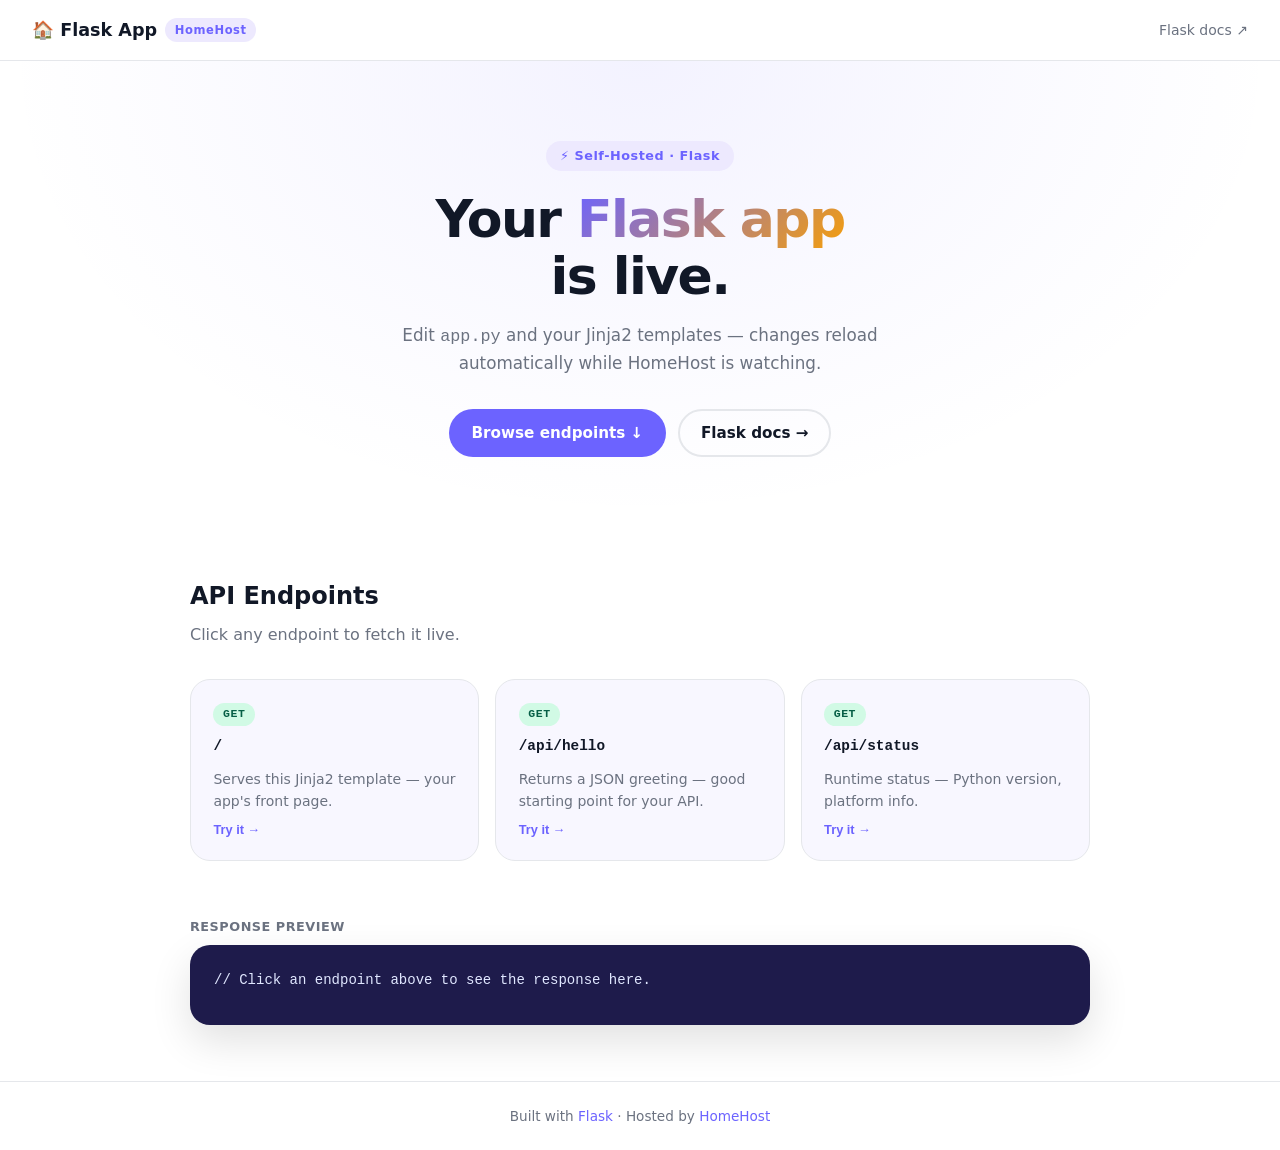
<file: templates/flask-app/templates/index.html>
<!DOCTYPE html>
<!-- ✏️ Edit this Jinja2 template to customise your Flask app's homepage -->
<html lang="en">
<head>
  <meta charset="UTF-8" />
  <meta name="viewport" content="width=device-width, initial-scale=1.0" />
  <title>Flask App — HomeHost</title>
  <style>
    /* ── Design tokens ── */
    :root {
      --primary:       #6c63ff;
      --primary-dark:  #4e46e5;
      --accent:        #f59e0b;
      --bg:            #ffffff;
      --surface:       #f8f7ff;
      --surface-2:     #ede9fe;
      --border:        #e5e7eb;
      --text:          #111827;
      --muted:         #6b7280;
      --code-bg:       #1e1b4b;
      --code-fg:       #e0e7ff;
      --radius-md:     0.75rem;
      --radius-lg:     1.25rem;
      --radius-pill:   9999px;
      --shadow-sm:     0 1px 3px rgb(0 0 0 / 8%);
      --shadow-md:     0 4px 12px rgb(0 0 0 / 10%);
      --shadow-lg:     0 16px 40px rgb(0 0 0 / 12%);
      --font:          "Inter", "Segoe UI", system-ui, sans-serif;
      --font-mono:     "JetBrains Mono", "Fira Code", monospace;
    }

    @media (prefers-color-scheme: dark) {
      :root {
        --bg: #0d0d1a; --surface: #14142b; --surface-2: #1e1b4b;
        --border: #2d2b5a; --text: #f0efff; --muted: #9ca3af;
        --code-bg: #0f0e26; --code-fg: #c7d2fe;
      }
    }

    *, *::before, *::after { box-sizing: border-box; margin: 0; padding: 0; }
    html { scroll-behavior: smooth; }
    body {
      font-family: var(--font);
      background: var(--bg);
      color: var(--text);
      line-height: 1.6;
      min-height: 100vh;
      display: flex;
      flex-direction: column;
    }

    a { color: var(--primary); text-decoration: none; }
    a:hover { color: var(--primary-dark); }

    /* ── Nav ── */
    .nav {
      display: flex; align-items: center; justify-content: space-between;
      padding: 1rem 2rem; border-bottom: 1px solid var(--border);
      position: sticky; top: 0; z-index: 10;
      background: color-mix(in srgb, var(--bg) 85%, transparent);
      backdrop-filter: blur(10px);
    }
    .nav-brand {
      font-weight: 700; font-size: 1.1rem;
      display: flex; align-items: center; gap: 0.5rem;
    }
    .nav-badge {
      font-size: 0.72rem; font-weight: 600; letter-spacing: 0.05em;
      background: var(--surface-2); color: var(--primary);
      padding: 0.2rem 0.6rem; border-radius: var(--radius-pill);
    }

    /* ── Hero ── */
    .hero {
      text-align: center; padding: 5rem 2rem 4rem;
      background: radial-gradient(ellipse at 50% 0%, color-mix(in srgb, var(--primary) 8%, transparent) 0%, transparent 70%);
    }
    .hero-tag {
      display: inline-block; margin-bottom: 1.25rem;
      padding: 0.3rem 0.9rem; border-radius: var(--radius-pill);
      background: var(--surface-2); color: var(--primary);
      font-size: 0.8rem; font-weight: 600; letter-spacing: 0.04em;
    }
    .hero h1 {
      font-size: clamp(2rem, 5vw, 3.25rem); font-weight: 800;
      letter-spacing: -0.03em; margin-bottom: 1rem; line-height: 1.1;
    }
    .gradient {
      background: linear-gradient(135deg, var(--primary) 0%, var(--accent) 100%);
      -webkit-background-clip: text; -webkit-text-fill-color: transparent;
      background-clip: text;
    }
    .hero p {
      max-width: 500px; margin: 0 auto 2rem; color: var(--muted); font-size: 1.05rem;
    }
    .btn-row { display: flex; justify-content: center; gap: 0.75rem; flex-wrap: wrap; }
    .btn {
      padding: 0.6rem 1.3rem; border-radius: var(--radius-pill);
      font-weight: 600; font-size: 0.95rem; cursor: pointer; border: 2px solid transparent;
      transition: transform 150ms, box-shadow 150ms, background 150ms;
    }
    .btn:hover { transform: translateY(-2px); box-shadow: var(--shadow-md); }
    .btn-primary { background: var(--primary); color: #fff; }
    .btn-primary:hover { background: var(--primary-dark); color: #fff; }
    .btn-ghost { background: transparent; border-color: var(--border); color: var(--text); }
    .btn-ghost:hover { border-color: var(--primary); color: var(--primary); }

    /* ── Endpoints card grid ── */
    .section { padding: 3.5rem 2rem; }
    .section-inner { max-width: 900px; margin: 0 auto; }
    .section-title { font-size: 1.5rem; font-weight: 700; margin-bottom: 0.4rem; }
    .section-sub { color: var(--muted); margin-bottom: 2rem; }

    .endpoint-grid { display: grid; grid-template-columns: repeat(auto-fit, minmax(260px, 1fr)); gap: 1rem; }
    .endpoint-card {
      background: var(--surface); border: 1px solid var(--border);
      border-radius: var(--radius-lg); padding: 1.4rem;
      display: flex; flex-direction: column; gap: 0.6rem;
      transition: transform 200ms, box-shadow 200ms, border-color 200ms;
    }
    .endpoint-card:hover {
      transform: translateY(-3px); box-shadow: var(--shadow-md);
      border-color: color-mix(in srgb, var(--primary) 40%, transparent);
    }
    .method-badge {
      display: inline-block; padding: 0.15rem 0.6rem;
      border-radius: var(--radius-pill); font-size: 0.72rem; font-weight: 700;
      font-family: var(--font-mono); letter-spacing: 0.05em; width: fit-content;
    }
    .method-get { background: #d1fae5; color: #065f46; }
    .endpoint-path { font-family: var(--font-mono); font-size: 0.9rem; font-weight: 600; }
    .endpoint-desc { color: var(--muted); font-size: 0.875rem; }
    .endpoint-try {
      margin-top: auto; font-size: 0.8rem; font-weight: 600;
      color: var(--primary); cursor: pointer; border: none;
      background: none; padding: 0; text-align: left;
    }
    .endpoint-try:hover { color: var(--primary-dark); }

    /* ── Response preview ── */
    .response-section { padding: 0 2rem 3.5rem; }
    .response-section .section-inner { max-width: 900px; margin: 0 auto; }
    .response-box {
      background: var(--code-bg); color: var(--code-fg);
      font-family: var(--font-mono); font-size: 0.875rem;
      padding: 1.5rem; border-radius: var(--radius-lg);
      min-height: 5rem; white-space: pre; overflow-x: auto;
      box-shadow: var(--shadow-lg);
    }
    .response-label {
      font-size: 0.8rem; font-weight: 600; color: var(--muted);
      margin-bottom: 0.5rem; letter-spacing: 0.04em; text-transform: uppercase;
    }

    /* ── Footer ── */
    footer {
      margin-top: auto; border-top: 1px solid var(--border);
      padding: 1.5rem 2rem; text-align: center;
      color: var(--muted); font-size: 0.85rem;
    }

    @media (max-width: 600px) {
      .nav { padding: 0.75rem 1rem; }
      .hero { padding: 3rem 1rem 2.5rem; }
      .section, .response-section { padding-inline: 1rem; }
    }
  </style>
</head>
<body>

  <nav class="nav">
    <div class="nav-brand">
      🏠 Flask App
      <span class="nav-badge">HomeHost</span>
    </div>
    <a href="https://flask.palletsprojects.com/" target="_blank" rel="noopener" style="font-size:0.875rem; color:var(--muted)">
      Flask docs ↗
    </a>
  </nav>

  <section class="hero">
    <span class="hero-tag">⚡ Self-Hosted · Flask</span>
    <h1>Your <span class="gradient">Flask app</span><br/>is live.</h1>
    <p>
      Edit <code>app.py</code> and your Jinja2 templates — changes reload
      automatically while HomeHost is watching.
    </p>
    <div class="btn-row">
      <a href="#endpoints" class="btn btn-primary">Browse endpoints ↓</a>
      <a href="https://flask.palletsprojects.com/quickstart/" class="btn btn-ghost" target="_blank" rel="noopener">Flask docs →</a>
    </div>
  </section>

  <section class="section" id="endpoints">
    <div class="section-inner">
      <h2 class="section-title">API Endpoints</h2>
      <p class="section-sub">Click any endpoint to fetch it live.</p>
      <div class="endpoint-grid">

        <div class="endpoint-card">
          <span class="method-badge method-get">GET</span>
          <span class="endpoint-path">/</span>
          <p class="endpoint-desc">Serves this Jinja2 template — your app's front page.</p>
          <button class="endpoint-try" data-url="/">Try it →</button>
        </div>

        <div class="endpoint-card">
          <span class="method-badge method-get">GET</span>
          <span class="endpoint-path">/api/hello</span>
          <p class="endpoint-desc">Returns a JSON greeting — good starting point for your API.</p>
          <button class="endpoint-try" data-url="/api/hello">Try it →</button>
        </div>

        <div class="endpoint-card">
          <span class="method-badge method-get">GET</span>
          <span class="endpoint-path">/api/status</span>
          <p class="endpoint-desc">Runtime status — Python version, platform info.</p>
          <button class="endpoint-try" data-url="/api/status">Try it →</button>
        </div>

      </div>
    </div>
  </section>

  <section class="response-section">
    <div class="section-inner">
      <p class="response-label">Response Preview</p>
      <div class="response-box" id="response-box">// Click an endpoint above to see the response here.</div>
    </div>
  </section>

  <footer>
    Built with <a href="https://flask.palletsprojects.com/" target="_blank" rel="noopener">Flask</a>
    · Hosted by <a href="https://github.com/homehost-dev/homehost" target="_blank" rel="noopener">HomeHost</a>
  </footer>

  <script>
    document.querySelectorAll(".endpoint-try").forEach((btn) => {
      btn.addEventListener("click", async () => {
        const url = btn.dataset.url;
        const box = document.getElementById("response-box");
        box.textContent = `Fetching ${url}…`;
        try {
          const res = await fetch(url, { headers: { Accept: "application/json" } });
          const ct = res.headers.get("content-type") || "";
          if (ct.includes("json")) {
            const data = await res.json();
            box.textContent = JSON.stringify(data, null, 2);
          } else {
            box.textContent = `[HTML response — status ${res.status}]\n\nOpen ${url} directly in your browser to view it.`;
          }
        } catch (err) {
          box.textContent = `Error: ${err.message}`;
        }
      });
    });
  </script>

</body>
</html>
</file>
